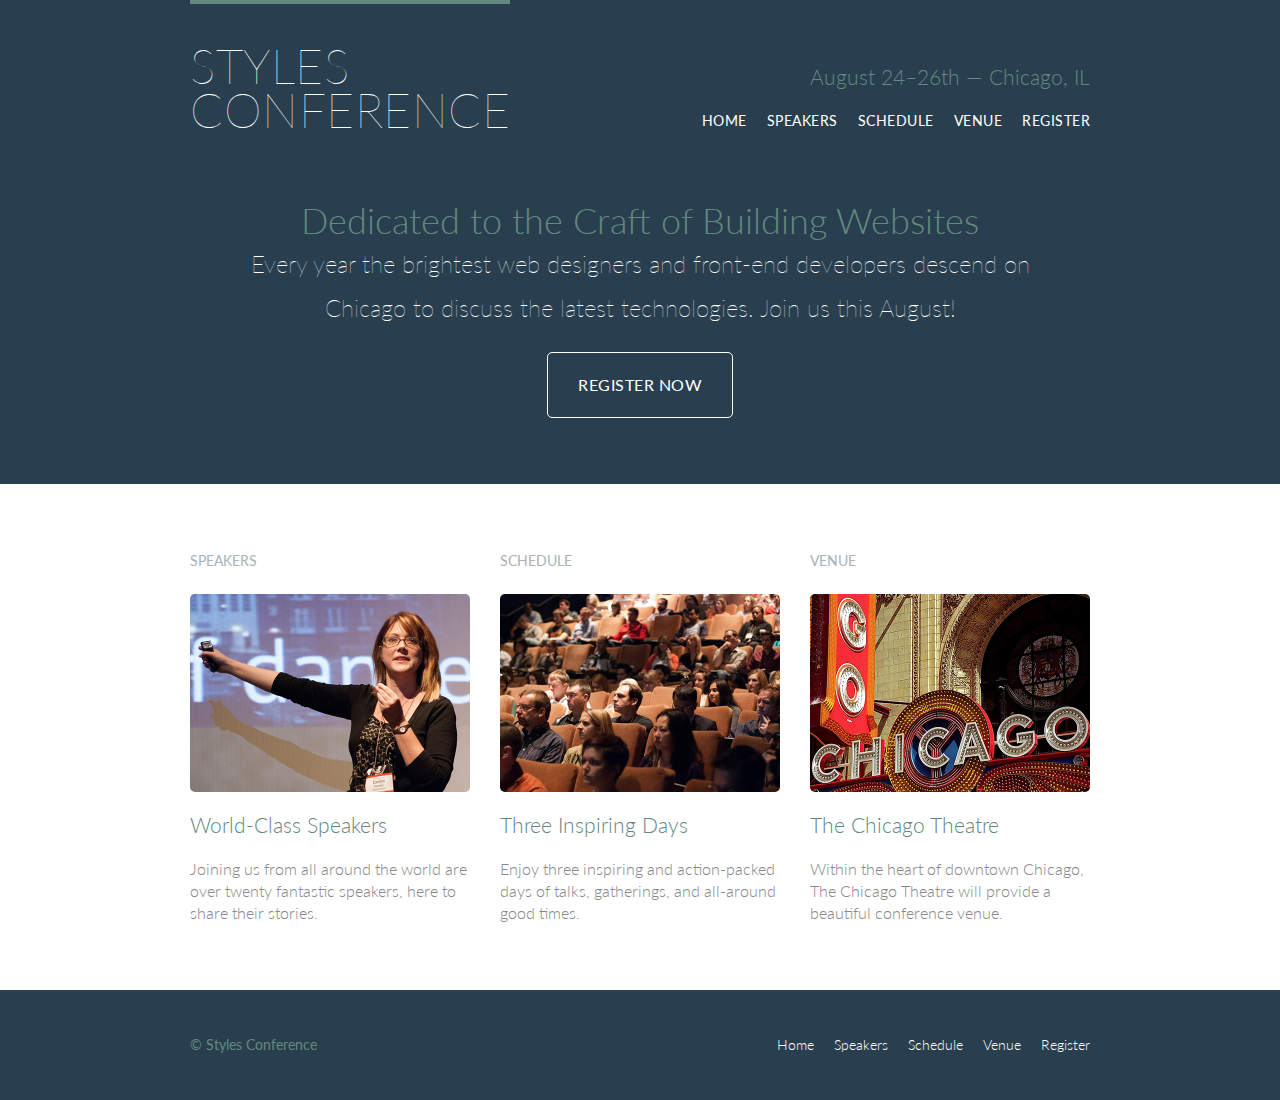
<file: index.html>
<!DOCTYPE html>
<html lang="en">

  <head>
    <meta charset="utf-8">
    <title>Style-Conference</title>
    <link rel="stylesheet" href="css/master.css" media="screen" title="no title" charset="utf-8">
    <link rel="stylesheet" href="http://fonts.googleapis.com/css?family=Lato:100,300,400">
  </head>
  <body>

    <header class="primary-header container group">

      <h1  class="logo">
      <a href="index.html">  Styles <br> Conference </a>
      </h1>

        <h3 class="tagline">August 24&ndash;26th &mdash; Chicago, IL</h3>

          <nav class="nav primary-nav">
            <ul>
              <li><a href="index.html">Home</a></li><!--
              --><li><a href="speakers.html">Speakers</a></li><!--
              --><li><a href="schedule.html">Schedule</a></li><!--
              --><li><a href="venue.html">Venue</a></li><!--
              --><li><a href="register.html">Register</a></li>
            </ul>
          </nav>
    </header>
    <!-- Hero -->

    <section class="hero container">

      <h2>Dedicated to the Craft of Building Websites</h2>

      <p>Every year the brightest web designers and front-end developers descend on Chicago to discuss the latest technologies. Join us this August!</p>

      <a class="btn btn-alt" href="register.html">Register Now</a>

    </section>

    <!-- Teasers -->

    <section class="row">
      <div class="grid">

        <!-- Speakers -->

        <section class="teaser col-1-3">
          <h5>Speakers</h5>
          <a href="speakers.html">
            <img src="images/home/speakers.jpg" alt="Professional Speaker">
            <h3>World-Class Speakers</h3>
          </a>
          <p>Joining us from all around the world are over twenty fantastic speakers, here to share their stories.</p>
        </section><!--

          Schedule

          --><section class="teaser col-1-3">
            <h5>Schedule</h5>
            <a href="schedule.html">
              <img src="images/home/schedule.jpg" alt="Conference Attendees">
              <h3>Three Inspiring Days</h3>
            </a>
            <p>Enjoy three inspiring and action-packed days of talks, gatherings, and all-around good times.</p>
          </section><!--

            Venue

            --><section class="teaser col-1-3">
              <h5>Venue</h5>
              <a href="venue.html">
                <img src="images/home/venue.jpg" alt="The Chicago Theatre">
                <h3>The Chicago Theatre</h3>
              </a>
              <p>Within the heart of downtown Chicago, The Chicago Theatre will provide a beautiful conference venue.</p>
            </section>

          </div>
        </section>

        <!-- Footer -->

        <footer class="primary-footer container group">

          <small>&copy; Styles Conference</small>

          <nav class="nav">
            <ul>
              <li><a href="index.html">Home</a></li><!--
              --><li><a href="speakers.html">Speakers</a></li><!--
              --><li><a href="schedule.html">Schedule</a></li><!--
              --><li><a href="venue.html">Venue</a></li><!--
              --><li><a href="register.html">Register</a></li>
            </ul>
          </nav>

        </footer>

    </body>
</html>
</file>
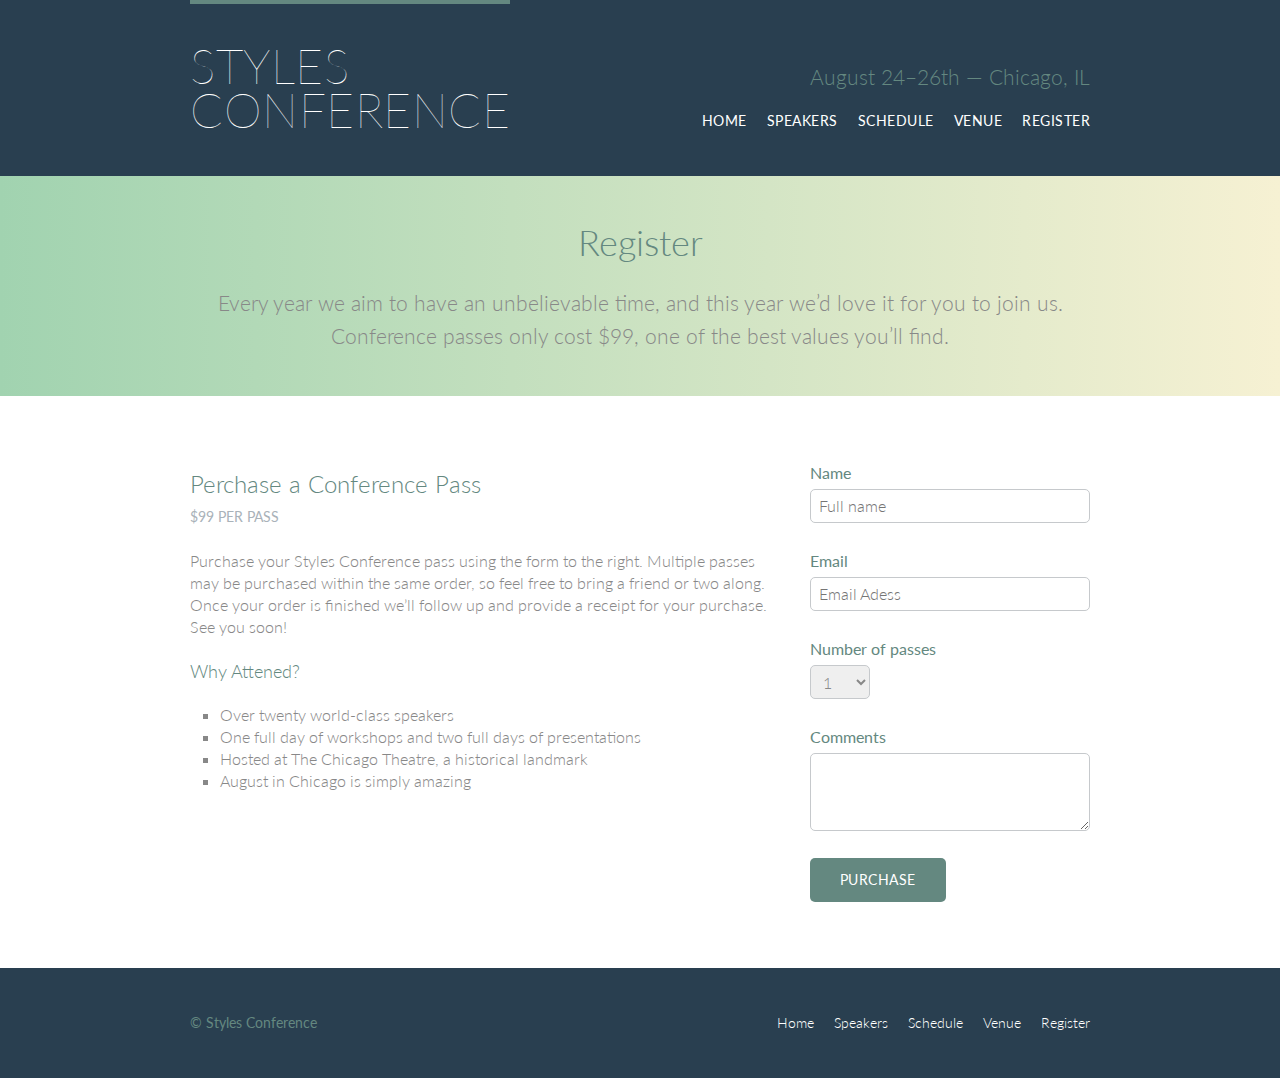
<file: includes/register.html>
<!DOCTYPE html>
<html>
  <head>
    <meta charset="utf-8">
    <title>Register- Styles Conference</title>
    <link rel="stylesheet" href="../css/master.css" media="screen" title="no title" charset="utf-8">
    <link rel="stylesheet" href="http://fonts.googleapis.com/css?family=Lato:100,300,400">

  </head>
  <body>

    <!--Header-->

    <header class="primary-header container group">

      <h1 class="logo">
        <a href="index.html">Styles <br> Conference</a>
      </h1>

      <h3 class="tagline">August 24&ndash;26th &mdash; Chicago, IL</h3>

      <nav class="nav primary-nav">
        <ul>
          <li><a href="index.html">Home</a></li><!--
          --><li><a href="speakers.html">Speakers</a></li><!--
          --><li><a href="schedule.html">Schedule</a></li><!--
          --><li><a href="venue.html">Venue</a></li><!--
          --><li><a href="register.html">Register</a></li>
        </ul>
      </nav>

    </header>

    <!--Lead-->
    <section class="row-alt" >
      <div class="lead container">
        <h1>Register</h1>
        <p>
          Every year we aim to have an unbelievable time, and this year we&#8217;d love it for you to join us. Conference passes only cost $99, one of the best values you&#8217;ll find.
        </p>

      </div>
    </section>

    <!--Main Content-->

    <section class="row">
      <div class="grid">

        <!--Details-->
        <section class="col-2-3">

          <h2>Perchase a Conference Pass</h2>
          <h5>$99 per Pass</h5>

          <p>Purchase your Styles Conference pass using the form to the right. Multiple passes may be purchased within the same order, so feel free to bring a friend or two along. Once your order is finished we&#8217;ll follow up and provide a receipt for your purchase. See you soon!</p>

          <h4>Why Attened?</h4>

          <ul class="why-attend">
            <li>Over twenty world-class speakers</li>
            <li>One full day of workshops and two full days of presentations</li>
            <li>Hosted at The Chicago Theatre, a historical landmark</li>
            <li>August in Chicago is simply amazing</li>

          </ul>
        </section><!--

          Registration form

        --><form class="col-1-3" action="#" method="post">

         <fieldset class="register-group">

           <label for="">
             Name
             <input type="text" name="name" placeholder="Full name" required>
           </label>
           <label for="">
             Email
             <input type="email" name="email" placeholder="Email Adess" required>
           </label>
           <label>
             Number of passes
             <select name="quantity" required>
               <option value="1" selected>1</option>
               <option value="2">2</option>
               <option value="3">3</option>
               <option value="4">4</option>

             </select>
           </label>
           <label for="">
             Comments
             <textarea name="comments"></textarea>
           </label>
         </fieldset>
         <input class="btn btn-default" type="submit" name="submit" value="purchase">

        </form>



      </div>
    </section>
    <!-- Footer -->

    <footer class="primary-footer container group">

      <small>&copy; Styles Conference</small>

      <nav class="nav">
        <ul>
          <li><a href="index.html">Home</a></li><!--
          --><li><a href="speakers.html">Speakers</a></li><!--
          --><li><a href="schedule.html">Schedule</a></li><!--
          --><li><a href="venue.html">Venue</a></li><!--
          --><li><a href="register.html">Register</a></li>
        </ul>
      </nav>

    </footer>


  </body>
</html>
</file>
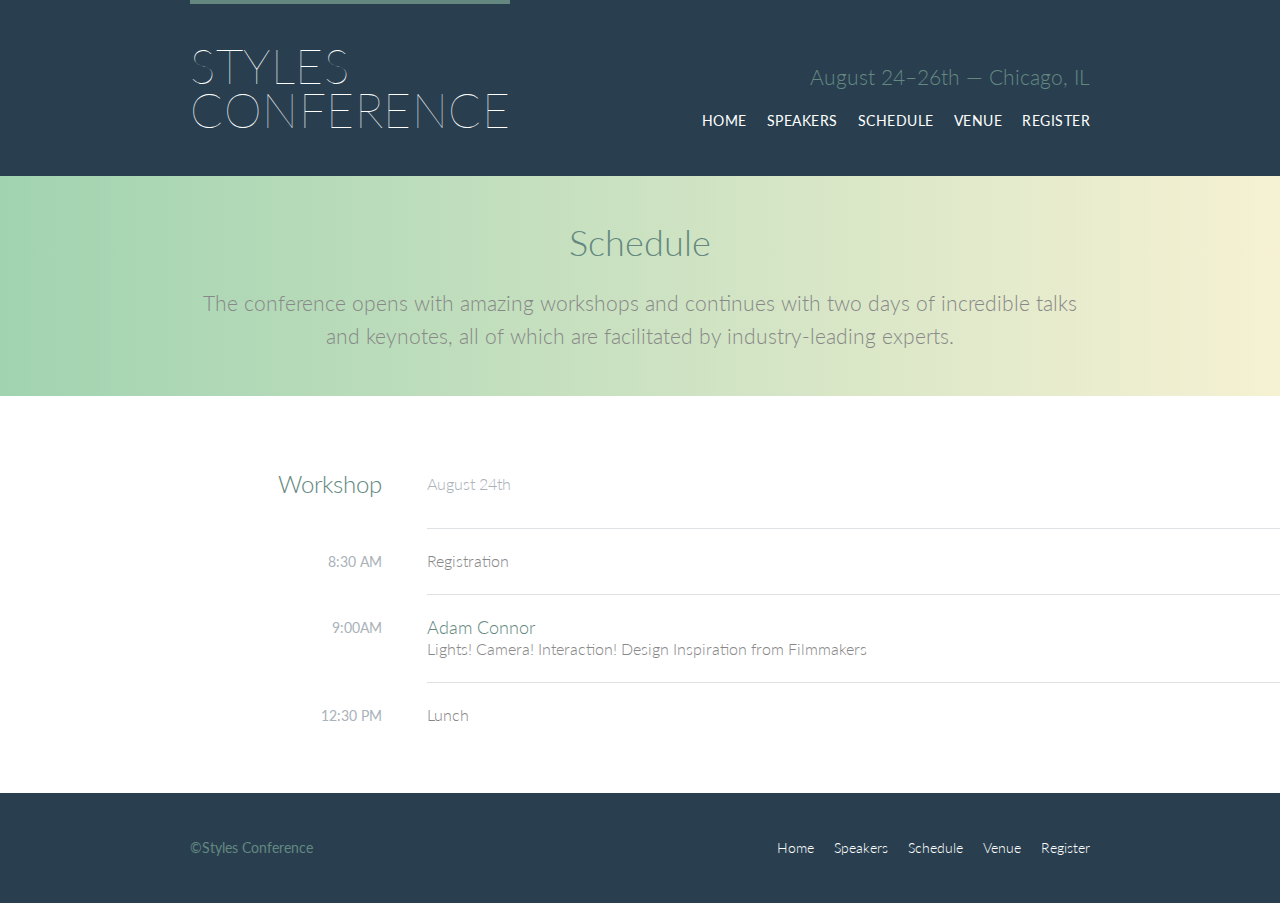
<file: includes/schedule.html>
<!DOCTYPE html>
<html>
  <head>
    <meta charset="utf-8">
    <title>Schedule-Styles COnferece</title>
    <link rel="stylesheet" href="../css/master.css"charset="utf-8">
    <link rel="stylesheet" href="http://fonts.googleapis.com/css?family=Lato:100,300,400">

  </head>
  <body>

    <!-- Header -->

    <header class="primary-header container group">

      <h1 class="logo">
        <a href="index.html">Styles <br> Conference</a>
      </h1>

      <h3 class="tagline">August 24&ndash;26th &mdash; Chicago, IL</h3>

      <nav class="nav primary-nav">
        <ul>
          <li><a href="index.html">Home</a></li><!--
          --><li><a href="speakers.html">Speakers</a></li><!--
          --><li><a href="schedule.html">Schedule</a></li><!--
          --><li><a href="venue.html">Venue</a></li><!--
          --><li><a href="register.html">Register</a></li>
        </ul>
      </nav>

    </header>

    <!-- Lead -->

    <section class="row-alt">
      <div class="lead container">

        <h1>Schedule</h1>

        <p>The conference opens with amazing workshops and continues with two days of incredible talks and keynotes, all of which are facilitated by industry-leading experts.</p>

      </div>
    </section>

    <!-- Main content -->
    <section class="row">

      <divclass="container" >

          <!--Workshop-->
          <table>
            <thead>
              <tr>
                <th scope="row">
                  Workshop
                </th>
                <td class="schedule-offset">
                  August 24th
                </td>
              </tr>
            </thead>
            <tbody>
              <tr>
                <th>
                  <time >8:30 AM</time>
                </th>
                <td>
                  Registration
                </td>
              </tr>
              <tr>
                <th>
                  <time>9:00AM</time>
                </th>
                <td>
                  <a href="speakers.html#Adam-Connor"> <h4>Adam Connor</h4>
                    Lights! Camera! Interaction! Design Inspiration from Filmmakers
                    </a>
                </td>
              </tr>
              <tr>
                <th>
                  <time>12:30 PM</time>
                </th>
                <td>
                  Lunch
                </td>
              </tr>
            </tbody>


          </table>

      </div>
    </section>

    <footer class="primary-footer group container">
      <small>&copyStyles Conference</small>
      <nav class="nav">
        <ul>
          <li><a href="index.html">Home</a></li><!--
          --><li><a href="speakers.html">Speakers</a></li><!--
          --><li><a href="schedule.html">Schedule</a></li><!--
          --><li><a href="venue.html">Venue</a></li><!--
          --><li><a href="register.html">Register</a></li>
        </ul>
      </nav>
    </footer>

  </body>
</html>
</file>
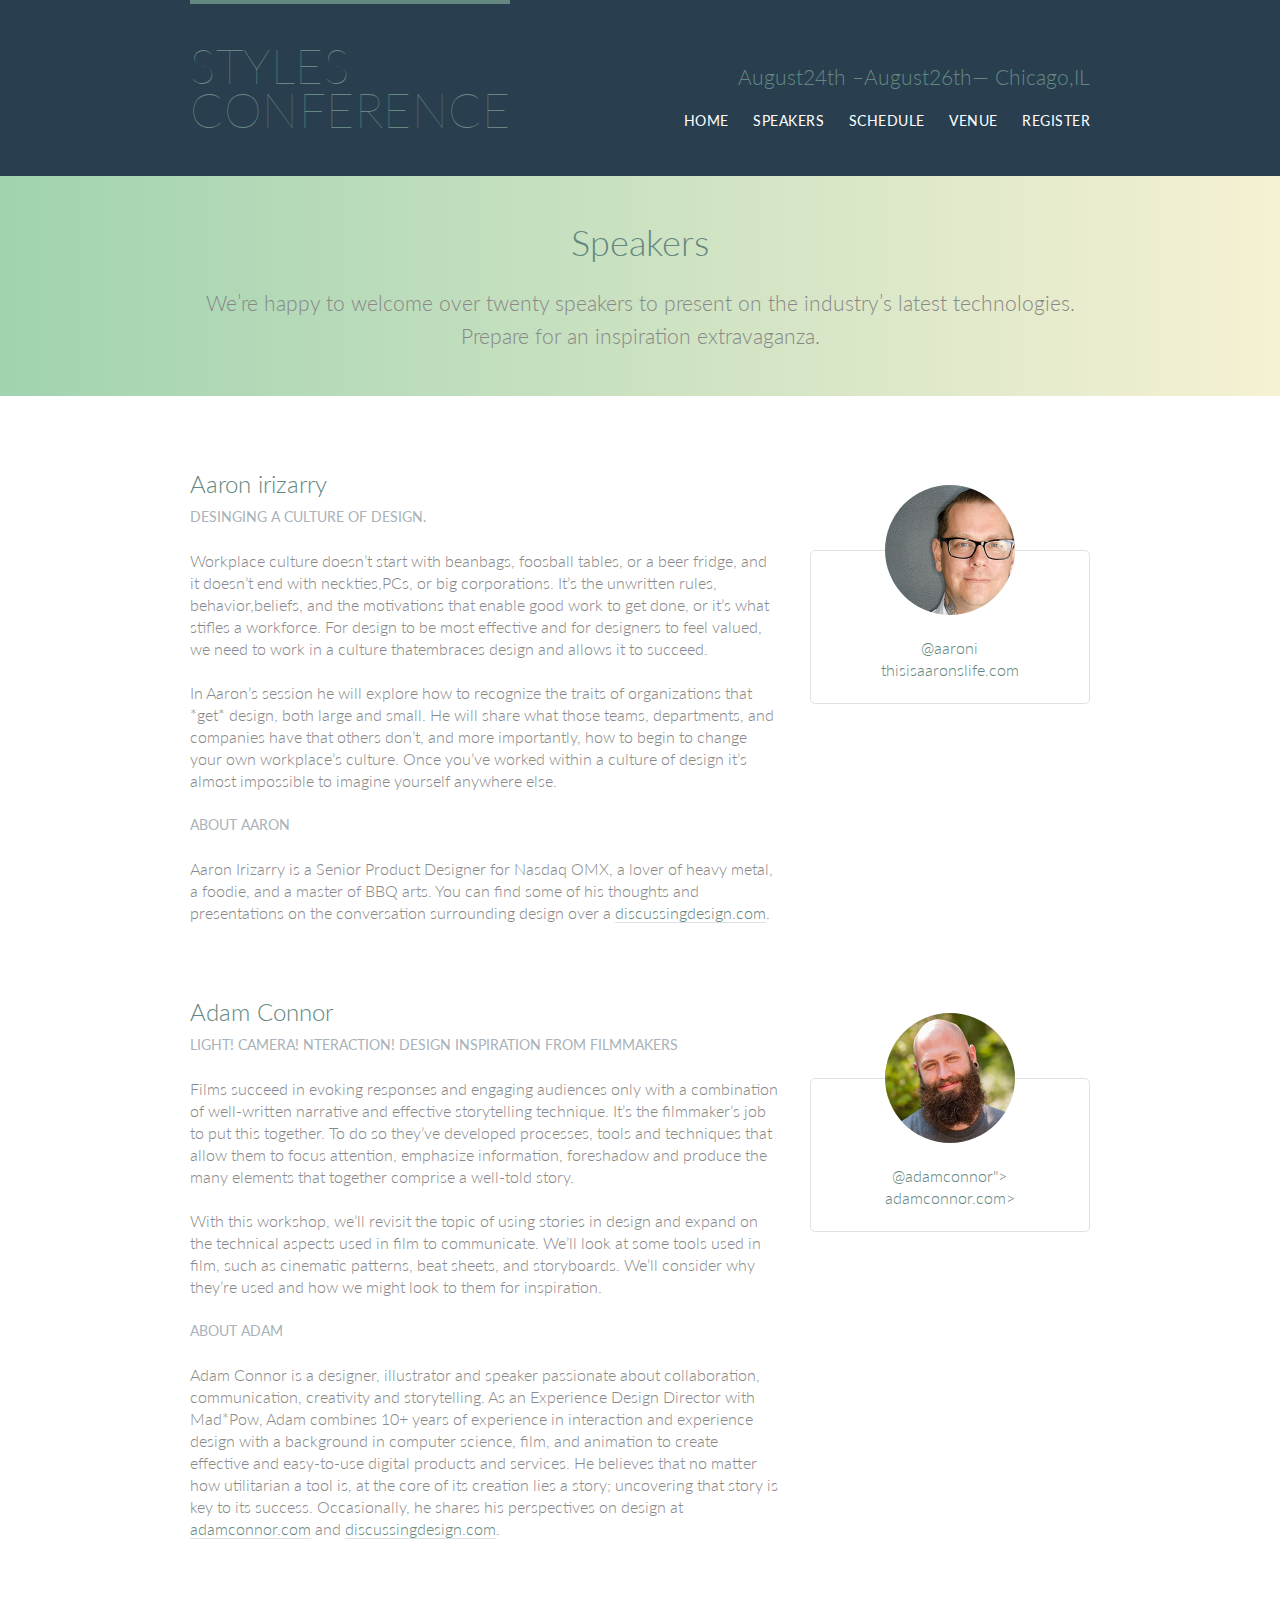
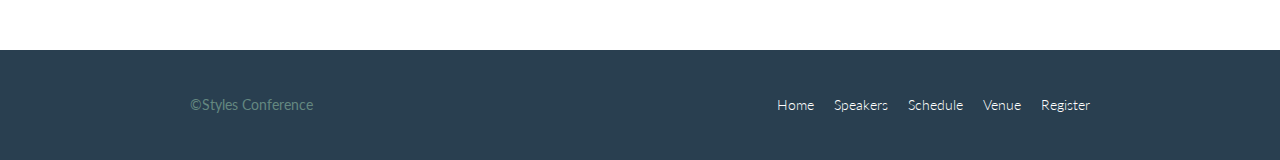
<file: includes/speakers.html>
<!DOCTYPE html>
<html lang="en">
  <head>
    <meta charset="utf-8">
    <title>Speakers- Styles Conference</title>
    <link rel="stylesheet" href="../css/master.css" media="screen" title="no title" charset="utf-8">
    <link rel="stylesheet" href="http://fonts.googleapis.com/css?family=Lato:100,300,400">

  </head>
  <body>
    <!-- header  -->


    <header class="primary-header container group">

      <h1 class="logo">Styles <br> Conference</h1>

      <h3 class="tagline">August24th &ndash;August26th&mdash; Chicago,IL</h3>

      <nav class="nav primary-nav">

        <ul>
          <li><a href="index.html">Home</a></li>
          <li><a href="speakers.html">Speakers</a></li>
          <li><a href="schedule.html">Schedule</a></li>
          <li><a href="venue.html">Venue</a></li>
          <li><a href="register.html">Register</a></li>
        </ul>
      </nav>

    </header>

    <section class="row-alt">
      <div class="lead container">
        <h1>Speakers</h1>
        <p>
          We&#8217;re happy to welcome over twenty speakers to present on the industry&#8217;s latest technologies.
          Prepare for an inspiration extravaganza.
        </p>

      </div>
    </section>

    <section class="row">
      <div class="grid">

          <!-- Aaron Irizarry -->
            <section class="speaker" id="aaron-irizarry">
                <div class="col-2-3">
                        <h2>Aaron irizarry</h2>
                        <h5>Desinging a Culture of Design. </h5>
                        <p>Workplace culture doesn&#8217;t start with beanbags, foosball tables, or a beer fridge, and it doesn&#8217;t end with neckties,PCs, or big corporations. It&#8217;s the unwritten rules, behavior,beliefs, and the motivations that enable good work to get done, or it&#8217;s what stifles a workforce. For design to be most effective and for designers to feel valued, we need to work in a culture thatembraces design and allows it to succeed.</p>
                        <p>
                          In Aaron&#8217;s session he will explore how to recognize the traits of organizations that *get* design, both large and small. He will share what those teams, departments, and companies have that others don&#8217;t, and more importantly, how to begin to change your own workplace&#8217;s culture. Once you&#8217;ve worked within a culture of design it&#8217;s almost impossible to imagine yourself anywhere else.</p>
                        <h5>About Aaron</h5>
                        <p>Aaron Irizarry is a Senior Product Designer for Nasdaq OMX, a lover of heavy metal, a foodie,
                           and a master of BBQ arts. You can find some of his thoughts and presentations on the conversation surrounding design over a <a href="http://www.discussingdesign.com/">discussingdesign.com</a>.</p>
                </div><!--

                --><aside class="col-1-3">
                    <div class="speaker-info">
                        <img src="../images/speakers/aaron-irizarry.jpg" alt="Aaron Irizarry">

                        <ul>
                            <li><a href="https://twitter.com/aaroni">@aaroni</a></li>
                            <li><a href="http://www.thisisaaronslife.com/">thisisaaronslife.com</a></li>
                        </ul>
                    </div>
                  </aside>
       </section>

       <!--Adam Connor-->
       <section class="speaker"id="aadam-connor">
         <div class="col-2-3">
              <h2>Adam Connor</h2>

              <h5>Light! Camera! Nteraction! Design Inspiration from Filmmakers</h5>

              <p>Films succeed in evoking responses and engaging audiences only with a combination of well-written narrative and effective storytelling technique. It&#8217;s the filmmaker&#8217;s job to put this together. To do so they&#8217;ve developed processes, tools and techniques that allow them to focus attention, emphasize information, foreshadow and produce the many elements that together comprise a well-told story.</p>

              <p>With this workshop, we&#8217;ll revisit the topic of using stories in design and expand on the technical aspects used in film to communicate. We&#8217;ll look at some tools used in film, such as cinematic patterns, beat sheets, and storyboards. We&#8217;ll consider why they&#8217;re used and how we might look to them for inspiration.</p>

              <h5>About Adam</h5>

              <p>Adam Connor is a designer, illustrator and speaker passionate about collaboration, communication, creativity and storytelling. As an Experience Design Director with Mad*Pow, Adam combines 10+ years of experience in interaction and experience design with a background in computer science, film, and animation to create effective and easy-to-use digital products and services. He believes that no matter how utilitarian a tool is, at the core of its creation lies a story; uncovering that story is key to its success. Occasionally, he shares his perspectives on design at <a href="http://adamconnor.com/">adamconnor.com</a> and <a href="http://www.discussingdesign.com/">discussingdesign.com</a>.</p>

         </div><!--

         --><aside class="col-1-3">
         <div class="speaker-info">
           <img src="../images/speakers/adam-connor.jpg" alt="adam-connor" />

           <ul>
             <li><a href="https://twitter.com/adamconnor">@adamconnor"></a></li>
             <li><a href="http://adamconnor.com/">adamconnor.com></a></li>
           </ul>

         </div>

         </aside>

       </section>


      </div>
    </section>

    <footer class="primary-footer container group ">

          <small>&copy;Styles Conference</small>

          <nav class="nav">
            <ul>
              <li><a href="index.html">Home</a></li><!--
              --><li><a href="speakers.html">Speakers</a></li><!--
              --><li><a href="schedule.html">Schedule</a></li><!--
              --><li><a href="venue.html">Venue</a></li><!--
              --><li><a href="register.html">Register</a></li>

            </ul>

          </nav>

    </footer>

  </body>
</html>
</file>
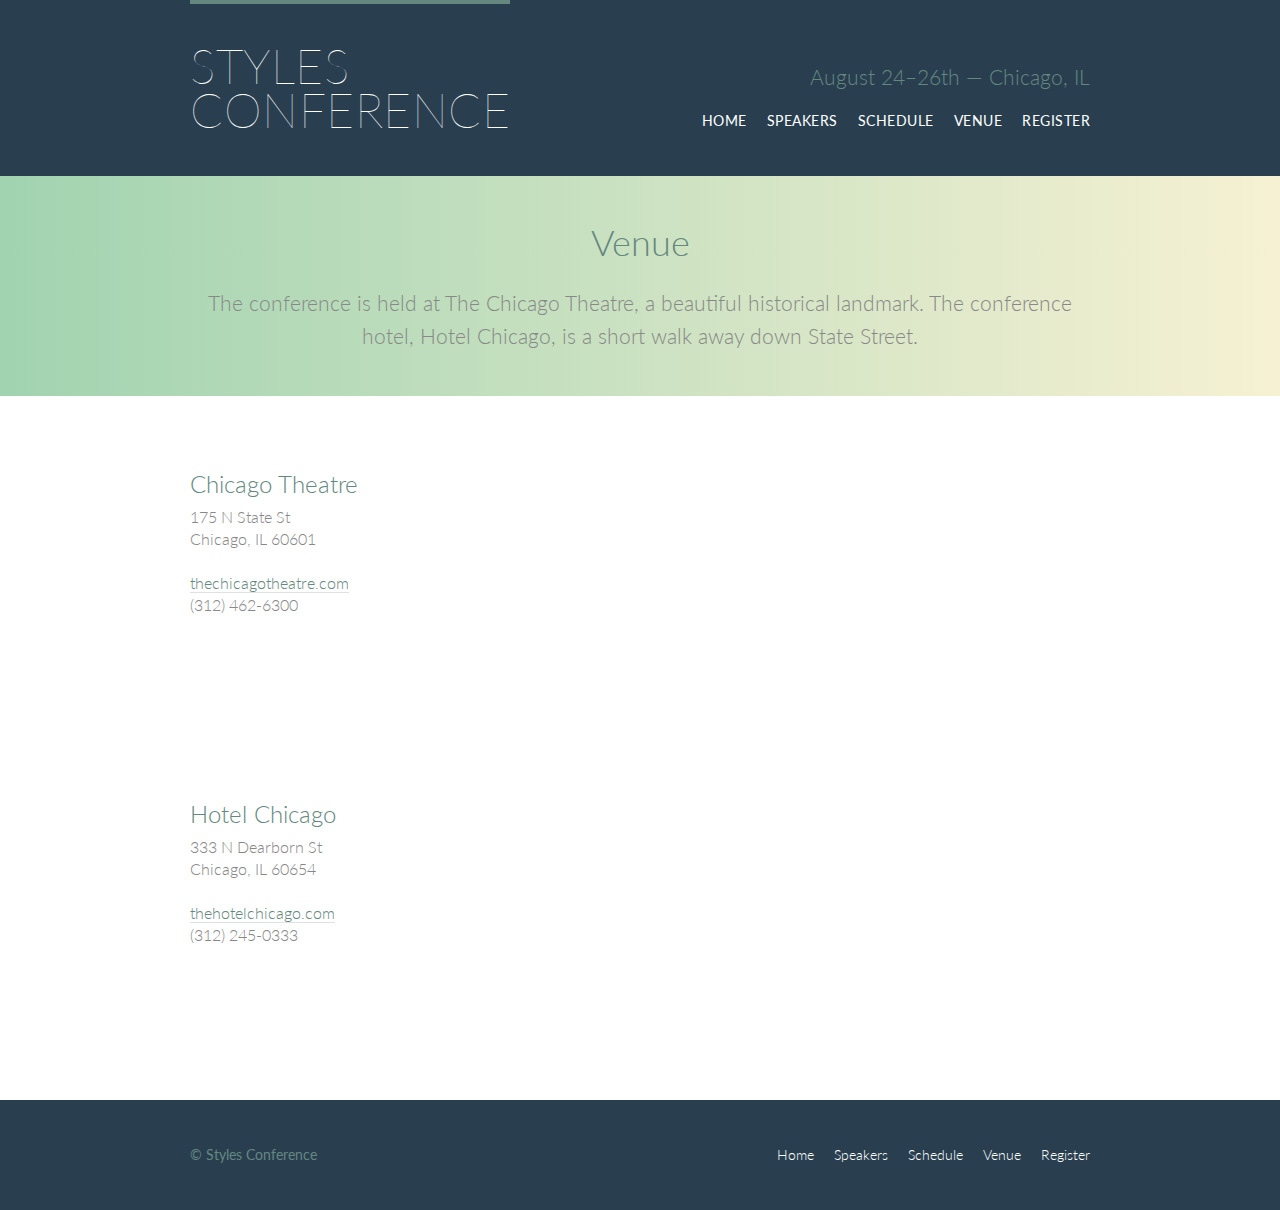
<file: includes/venue.html>
<!DOCTYPE html>
<html>
  <head>
    <meta charset="utf-8">
    <title>Venue - Style Confernce</title>
    <link rel="stylesheet" href="../css/master.css" charset="utf-8">
    <link rel="stylesheet" href="http://fonts.googleapis.com/css?family=Lato:100,300,400">

  </head>
  <body>

    <!-- Header -->

    <header class="primary-header container group">
      <h1 class="logo">
        <a href="index.html">Styles <br> Conference</a>
      </h1>

      <h3 class="tagline">August 24&ndash;26th &mdash; Chicago, IL</h3>
      <nav class="nav primary-nav">
        <ul>
          <li><a href="index.html">Home</a></li><!--
          --><li><a href="speakers.html">Speakers</a></li><!--
          --><li><a href="schedule.html">Schedule</a></li><!--
          --><li><a href="venue.html">Venue</a></li><!--
          --><li><a href="register.html">Register</a></li>
        </ul>
      </nav>


    </header>

    <!-- Lead -->

    <section class="row-alt">
      <div class="lead container">

        <h1>Venue</h1>

        <p>The conference is held at The Chicago Theatre, a beautiful historical landmark. The conference hotel, Hotel Chicago, is a short walk away down State Street.</p>

      </div>
    </section>

    <!-- Main content -->

    <section class="row">
      <div class="grid">

        <!-- Chicago Theatre -->

        <section class="venue-theatre">

          <div class="col-1-3">
            <h2>Chicago Theatre</h2>
            <p>175 N State St <br> Chicago, IL 60601</p>
            <p><a href="http://www.thechicagotheatre.com/">thechicagotheatre.com</a> <br> (312) 462-6300</p>
          </div><!--

          --><iframe class="venue-map col-2-3" src="https://www.google.com/maps/embed?pb=!1m5!3m3!1m2!1s0x880e2ca55810a493%3A0x4700ddf60fcbfad6!2schicago+theatre!5e0!3m2!1sen!2sus!4v1388701393606"></iframe>

        </section>

        <!-- Hotel Chicago -->

        <section class="venue-hotel">

          <div class="col-1-3">
            <h2>Hotel Chicago</h2>
            <p>333 N Dearborn St <br> Chicago, IL 60654</p>
            <p><a href="http://thehotelchicago.com/">thehotelchicago.com</a> <br> (312) 245-0333</p>
          </div><!--

          --><iframe class="venue-map col-2-3" src="https://www.google.com/maps/embed?pb=!1m5!3m3!1m2!1s0x880e2cb1da049173%3A0xa5c91d255a775f0b!2sHotel+Sax+Chicago%2C+North+Dearborn+Street%2C+Chicago%2C+IL!5e0!3m2!1sen!2sus!4v1388702493978"></iframe>

        </section>

      </div>
    </section>

    <!-- Footer -->

    <footer class="primary-footer container group">

      <small>&copy; Styles Conference</small>

      <nav class="nav">
        <ul>
          <li><a href="index.html">Home</a></li><!--
          --><li><a href="speakers.html">Speakers</a></li><!--
          --><li><a href="schedule.html">Schedule</a></li><!--
          --><li><a href="venue.html">Venue</a></li><!--
          --><li><a href="register.html">Register</a></li>
        </ul>
      </nav>

    </footer>


  </body>
</html>
</file>
<file: css/master.css>
/* This is the master cascading style sheet for Conference styling*/


html, body, div, span, applet, object, iframe,
h1, h2, h3, h4, h5, h6, p, blockquote, pre,
a, abbr, acronym, address, big, cite, code,
del, dfn, em, img, ins, kbd, q, s, samp,
small, strike, strong, sub, sup, tt, var,
b, u, i, center,
dl, dt, dd, ol, ul, li,
fieldset, form, label, legend,
table, caption, tbody, tfoot, thead, tr, th, td,
article, aside, canvas, details, embed,
figure, figcaption, footer, header, hgroup,
menu, nav, output, ruby, section, summary,
time, mark, audio, video {
  margin: 0;
  padding: 0;
  border: 0;
  font-size: 100%;
  font: inherit;
  vertical-align: baseline;
}
/* HTML5 display-role reset for older browsers */
article, aside, details, figcaption, figure,
footer, header, hgroup, menu, nav, section {
  display: block;
}
body {
  line-height: 1;
}
ol, ul {
  list-style: none;
}
blockquote, q {
  quotes: none;
}
blockquote:before, blockquote:after,
q:before, q:after {
  content: '';
  content: none;
}
table {
  border-collapse: collapse;
  border-spacing: 0;
}

/*
  ========================================
  Custom styles
  ========================================
*/

body {
  background: #293f50;
  color: #888;
  font: 300 16px/22px "Lato", "Open Sans", "Helvetica Neue", Helvetica, Arial, sans-serif;
}

/*
  ========================================
  Grid
  ========================================
*/

*,
*:before,
*:after {
  -webkit-box-sizing: border-box;
     -moz-box-sizing: border-box;
          box-sizing: border-box;
}
.container,
.grid {
  margin: 0 auto;
  width: 960px;
}
.container {
  padding-left: 30px;
  padding-right: 30px;
}
.grid,
.col-1-3,
.col-2-3 {
  padding-left: 15px;
  padding-right: 15px;
}
.col-1-3,
.col-2-3  {
  display: inline-block;
  vertical-align: top;
}
.col-1-3 {
  width: 33.33%;
}
.col-2-3 {
  width: 66.66%;
}

/*
  ========================================
  Clearfix
  ========================================
*/

.group:before,
.group:after {
  content: "";
  display: table;
}
.group:after {
  clear: both;
}
.group {
  clear: both;
  *zoom: 1;
}

/*
  ========================================
  Rows
  ========================================
*/

.row,
.row-alt {
  min-width: 960px;
}
.row {
  background: #fff;
  padding: 66px 0 44px 0;
}
.row-alt {
  background: #cbe2c1;
  background: -webkit-linear-gradient(to right, #a1d3b0, #f6f1d3);
  background:    -moz-linear-gradient(to right, #a1d3b0, #f6f1d3);
  background:         linear-gradient(to right, #a1d3b0, #f6f1d3);
  padding: 44px 0 22px 0;
}


/*
  ========================================
  Typography
  ========================================
*/

h1, h2, h3, h4 {
  color: #648880;
}
h1, h3, h4, h5, p {
  margin-bottom: 22px;
}
h1 {
  font-size: 36px;
  line-height: 44px;
}
h2 {
  font-size: 24px;
  line-height: 44px;
}
h3 {
  font-size: 21px;
}
h4 {
  font-size: 18px;
}
h5 {
  color: #a9b2b9;
  font-size: 14px;
  font-weight: 400;
  text-transform: uppercase;
}
strong {
  font-weight: 400;
}
cite,
em {
  font-style: italic;
}

/*
  ========================================
  Leads
  ========================================
*/

.lead {
  text-align: center;
}
.lead p {
  font-size: 21px;
  line-height: 33px;
}

/*
  ========================================
  Links
  ========================================
*/

a {
  color: #648880;
  text-decoration: none;
}
a:hover {
  color: #a9b2b9;
}
p a {
  border-bottom: 1px solid #dfe2e5;
}

/*
  ========================================
  Buttons
  ========================================
*/

.btn {
  border-radius: 5px;
  color: #fff;
  cursor: pointer;
  display: inline-block;
  font-weight: 400;
  letter-spacing: .5px;
  margin: 0;
  text-transform: uppercase;
}
.btn-default {
  border: 0;
  background: #648880;
  padding: 11px 30px;
  font-size: 14px;
}
.btn-default:hover {
  background: #77a198;
}
.btn-alt {
  border: 1px solid #fff;
  padding: 10px 30px;
}
.btn-alt:hover {
  background: #fff;
  color: #648880;
}


/*
  ========================================
  Primary header
  ========================================
*/

.primary-header a,
.primary-footer a {
  color: #fff;
}
.primary-header a:hover,
.primary-footer a:hover {
  color: #648880;
}

.logo {
  border-top: 4px solid #648880;
  float: left;
  font-size: 48px;
  font-weight: 100;
  letter-spacing: .5px;
  line-height: 44px;
  padding: 40px 0 22px 0;
  text-transform: uppercase;
}
.tagline {
  margin: 66px 0 22px 0;
  text-align: right;
}

/*
  ========================================
  Primary footer
  ========================================
*/

.primary-footer {
  color: #648880;
  font-size: 14px;
  padding-bottom: 44px;
  padding-top: 44px;
}
.primary-footer small {
  float: left;
  font-weight: 400;
}

/*
  ========================================
  Navigation
  ========================================
*/

.primary-nav {
  font-size: 14px;
  font-weight: 400;
  letter-spacing: .5px;
  text-transform: uppercase;
}
.nav {
  text-align: right;
}
.nav li {
  display: inline-block;
  margin: 0 10px;
  vertical-align: top;
}
.nav li:last-child {
  margin-right: 0;
}

  /*
    ========================================
    Home
    ========================================
  */

  .hero {
    color: #fff;
    line-height: 44px;
    padding: 22px 80px 66px 80px;
    text-align: center;
  }
  .hero h2 {
    font-size: 36px;
  }
  .hero p {
    font-size: 24px;
    font-weight: 100;
  }
  .teaser a:hover h3 {
    color: #a9b2b9;
  }
  .teaser img {
    border-radius: 5px;
    display: block;
    margin-bottom: 22px;
    max-width: 100%
  }
  /*
    ========================================
    Speakers
    ========================================
  */

  .speaker {
    margin-bottom: 44px;
  }
  .speaker-info {
    border: 1px solid #dfe2e5;
    border-radius: 5px;
    margin-top: 88px;
    padding-bottom: 22px;
    text-align: center;
  }
  .speaker-info img {
    border-radius: 50%;
    height: 130px;
    margin: -66px 0 22px 0;
    vertical-align: top;
  }
  /*
    ========================================
    Schedule
    ========================================
  */

  table {
    margin-bottom: 44px;
    width: 100%;
  }
  table:last-child {
    margin-bottom: 0;
  }
  th,
  td {
    padding-bottom: 22px;
    vertical-align: top;
  }
  th {
    padding-right: 45px;
    text-align: right;
    width: 20%;
  }
  td {
    width: 40%;
  }
  thead {
    line-height: 44px;
  }
  thead th {
    color: #648880;
    font-size: 24px;
  }
  tbody th {
    color: #a9b2b9;
    font-size: 14px;
    font-weight: 400;
    padding-top: 22px;
    text-transform: uppercase;
  }
  tbody td {
    border-top: 1px solid #dfe2e5;
    padding-top: 21px;
  }
  tbody td:first-of-type {
    padding-right: 15px;
  }
  tbody td:last-of-type {
    padding-left: 15px;
  }
  tbody td:only-of-type {
    padding-left: 0;
    padding-right: 0;
  }
  table a {
    color: #888;
  }
  table h4 {
    margin-bottom: 0;
  }
  .schedule-offset {
    color: #a9b2b9;
  }
  /*
    ========================================
    Venue
    ========================================
  */

  .venue-theatre {
    margin-bottom: 66px;
  }
  .venue-map {
    height: 264px;
  }

      /*
      ========================================
      Register
      ========================================
    */

    .why-attend {
      list-style: square;
      margin: 0 0 22px 30px;
    }
    form {
      margin-bottom: 22px;
    }
    input,
    select,
    textarea {
      font: 300 16px/22px "Lato", "Open Sans", "Helvetica Neue", Helvetica, Arial, sans-serif;
    }
    .register-group label {
      color: #648880;
      cursor: pointer;
      font-weight: 400;
    }
    .register-group input,
    .register-group select,
    .register-group textarea {
      border: 1px solid #c6c9cc;
      border-radius: 5px;
      color: #888;
      display: block;
      margin: 5px 0 27px 0;
      padding: 5px 8px;
    }
    .register-group input,
    .register-group textarea {
      width: 100%;
    }
    .register-group select {
      height: 34px;
      width: 60px;
    }
    .register-group textarea {
      height: 78px;
    }
</file>
